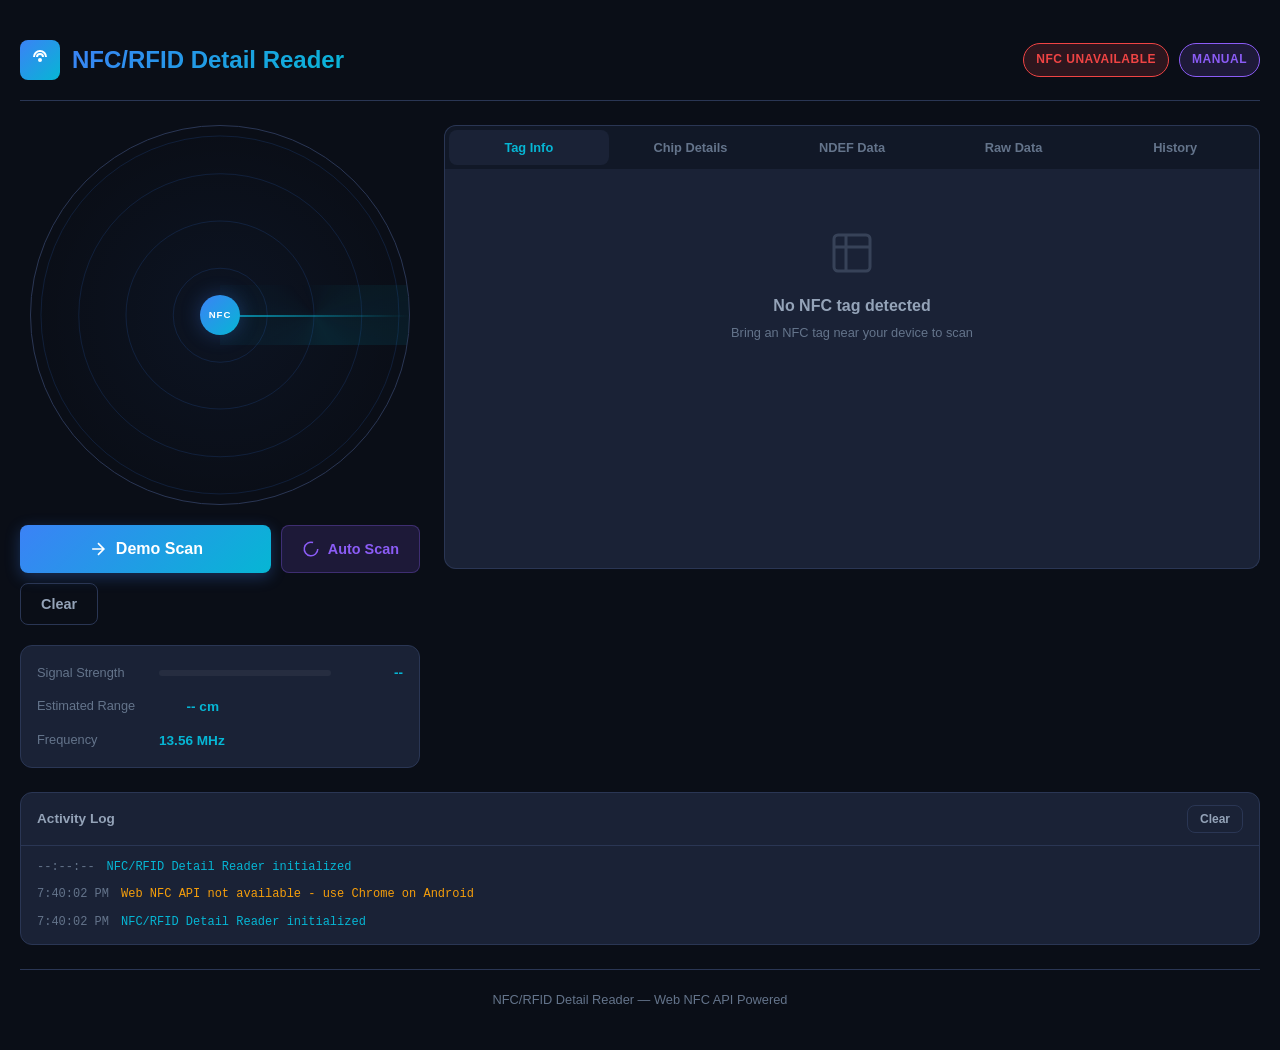
<file: index.html>
<!DOCTYPE html>
<html lang="en">
<head>
    <meta charset="UTF-8">
    <meta name="viewport" content="width=device-width, initial-scale=1.0, maximum-scale=1.0, user-scalable=no">
    <meta name="apple-mobile-web-app-capable" content="yes">
    <meta name="apple-mobile-web-app-status-bar-style" content="black-translucent">
    <meta name="mobile-web-app-capable" content="yes">
    <meta name="theme-color" content="#0a0e17">
    <meta name="description" content="NFC/RFID tag reader with detailed chip information">
    <title>NFC/RFID Detail Reader</title>
    <link rel="icon" href="favicon.svg" type="image/svg+xml">
    <link rel="icon" href="favicon.ico" sizes="any">
    <link rel="apple-touch-icon" href="favicon.svg">
    <link rel="stylesheet" href="style.css">
    <link rel="manifest" href="manifest.json">
    <style>
        @supports (-webkit-touch-callout: none) {
            body { padding-top: env(safe-area-inset-top); }
        }
    </style>
</head>
<body>
    <div class="app-container">
        <header>
            <div class="logo">
                <div class="nfc-icon">
                    <svg viewBox="0 0 24 24" fill="none" stroke="currentColor" stroke-width="2">
                        <path d="M6 9a6 6 0 0 1 12 0"/>
                        <path d="M9 9a3 3 0 0 1 6 0"/>
                        <circle cx="12" cy="12" r="1"/>
                    </svg>
                </div>
                <h1>NFC/RFID Detail Reader</h1>
            </div>
            <div class="status-bar">
                <span id="apiStatus" class="status-badge status-unknown">Checking API...</span>
                <span id="scanMode" class="mode-badge">Manual</span>
            </div>
        </header>

        <main>
            <div class="scanner-section">
                <div class="radar-display" id="radarDisplay">
                    <div class="radar-ring ring-1"></div>
                    <div class="radar-ring ring-2"></div>
                    <div class="radar-ring ring-3"></div>
                    <div class="radar-ring ring-4"></div>
                    <div class="radar-sweep" id="radarSweep"></div>
                    <div class="radar-center">
                        <span class="radar-label">NFC</span>
                    </div>
                    <div class="tag-dots" id="tagDots"></div>
                </div>

                <div class="scanner-controls">
                    <button id="startScanBtn" class="btn btn-primary btn-large">
                        <svg viewBox="0 0 24 24" fill="none" stroke="currentColor" stroke-width="2" width="20" height="20">
                            <path d="M5 12h14M12 5l7 7-7 7"/>
                        </svg>
                        Start Scanning
                    </button>
                    <button id="autoScanBtn" class="btn btn-secondary">
                        <svg viewBox="0 0 24 24" fill="none" stroke="currentColor" stroke-width="2" width="18" height="18">
                            <path d="M21 12a9 9 0 1 1-6.219-8.56"/>
                        </svg>
                        Auto Scan
                    </button>
                    <button id="clearBtn" class="btn btn-outline">Clear</button>
                </div>

                <div class="signal-info">
                    <div class="signal-item">
                        <span class="signal-label">Signal Strength</span>
                        <div class="signal-bar">
                            <div class="signal-fill" id="signalFill"></div>
                        </div>
                        <span class="signal-value" id="signalValue">--</span>
                    </div>
                    <div class="signal-item">
                        <span class="signal-label">Estimated Range</span>
                        <span class="signal-value" id="rangeValue">-- cm</span>
                    </div>
                    <div class="signal-item">
                        <span class="signal-label">Frequency</span>
                        <span class="signal-value" id="freqValue">13.56 MHz</span>
                    </div>
                </div>
            </div>

            <div class="info-section">
                <div class="tabs">
                    <button class="tab active" data-tab="tagInfo">Tag Info</button>
                    <button class="tab" data-tab="chipInfo">Chip Details</button>
                    <button class="tab" data-tab="ndefData">NDEF Data</button>
                    <button class="tab" data-tab="rawData">Raw Data</button>
                    <button class="tab" data-tab="history">History</button>
                </div>

                <div class="tab-content active" id="tagInfo">
                    <div class="info-card" id="tagInfoCard">
                        <div class="empty-state">
                            <svg viewBox="0 0 24 24" fill="none" stroke="currentColor" stroke-width="1.5" width="48" height="48">
                                <path d="M9 3H5a2 2 0 0 0-2 2v4m6-6h10a2 2 0 0 1 2 2v4M9 3v18m0 0h10a2 2 0 0 0 2-2V9M9 21H5a2 2 0 0 1-2-2V9m0 0h18"/>
                            </svg>
                            <p>No NFC tag detected</p>
                            <span>Bring an NFC tag near your device to scan</span>
                        </div>
                        <div class="tag-details hidden" id="tagDetails">
                            <div class="detail-row">
                                <span class="detail-label">Tag Type</span>
                                <span class="detail-value" id="tagType">--</span>
                            </div>
                            <div class="detail-row">
                                <span class="detail-label">Serial Number (UID)</span>
                                <span class="detail-value mono" id="tagUID">--</span>
                            </div>
                            <div class="detail-row">
                                <span class="detail-label">Technology</span>
                                <span class="detail-value" id="tagTech">--</span>
                            </div>
                            <div class="detail-row">
                                <span class="detail-label">Max Size</span>
                                <span class="detail-value" id="tagMaxSize">--</span>
                            </div>
                            <div class="detail-row">
                                <span class="detail-label">Is Writable</span>
                                <span class="detail-value" id="tagWritable">--</span>
                            </div>
                            <div class="detail-row">
                                <span class="detail-label">Can Make Read-Only</span>
                                <span class="detail-value" id="tagCanMakeReadOnly">--</span>
                            </div>
                            <div class="detail-row">
                                <span class="detail-label">NDEF Message Size</span>
                                <span class="detail-value" id="tagMsgSize">--</span>
                            </div>
                            <div class="detail-row">
                                <span class="detail-label">Scan Timestamp</span>
                                <span class="detail-value" id="tagTimestamp">--</span>
                            </div>
                        </div>
                    </div>
                </div>

                <div class="tab-content" id="chipInfo">
                    <div class="info-card" id="chipInfoCard">
                        <div class="empty-state" id="chipEmptyState">
                            <svg viewBox="0 0 24 24" fill="none" stroke="currentColor" stroke-width="1.5" width="48" height="48">
                                <rect x="4" y="4" width="16" height="16" rx="2"/>
                                <path d="M9 1v3M15 1v3M9 20v3M15 20v3M1 9h3M1 15h3M20 9h3M20 15h3"/>
                                <circle cx="12" cy="12" r="3"/>
                            </svg>
                            <p>No chip data available</p>
                            <span>Scan a tag to view chip details</span>
                        </div>
                        <div class="tag-details hidden" id="chipDetails">
                            <div class="detail-row">
                                <span class="detail-label">Chip Manufacturer</span>
                                <span class="detail-value" id="chipManufacturer">--</span>
                            </div>
                            <div class="detail-row">
                                <span class="detail-label">Chip Model</span>
                                <span class="detail-value" id="chipModel">--</span>
                            </div>
                            <div class="detail-row">
                                <span class="detail-label">IC Type</span>
                                <span class="detail-value" id="chipICType">--</span>
                            </div>
                            <div class="detail-row">
                                <span class="detail-label">Memory Size</span>
                                <span class="detail-value" id="chipMemory">--</span>
                            </div>
                            <div class="detail-row">
                                <span class="detail-label">Protocol</span>
                                <span class="detail-value" id="chipProtocol">--</span>
                            </div>
                            <div class="detail-row">
                                <span class="detail-label">Operating Freq</span>
                                <span class="detail-value" id="chipFreq">--</span>
                            </div>
                            <div class="detail-row">
                                <span class="detail-label">Data Rate</span>
                                <span class="detail-value" id="chipDataRate">--</span>
                            </div>
                            <div class="detail-row">
                                <span class="detail-label">Encryption</span>
                                <span class="detail-value" id="chipEncryption">--</span>
                            </div>
                            <div class="chip-diagram" id="chipDiagram"></div>
                        </div>
                    </div>
                </div>

                <div class="tab-content" id="ndefData">
                    <div class="info-card" id="ndefCard">
                        <div class="empty-state" id="ndefEmptyState">
                            <svg viewBox="0 0 24 24" fill="none" stroke="currentColor" stroke-width="1.5" width="48" height="48">
                                <path d="M14 2H6a2 2 0 0 0-2 2v16a2 2 0 0 0 2 2h12a2 2 0 0 0 2-2V8z"/>
                                <path d="M14 2v6h6M16 13H8M16 17H8M10 9H8"/>
                            </svg>
                            <p>No NDEF records found</p>
                            <span>NFC Data Exchange Format records will appear here</span>
                        </div>
                        <div class="ndef-records hidden" id="ndefRecords"></div>
                    </div>
                </div>

                <div class="tab-content" id="rawData">
                    <div class="info-card" id="rawCard">
                        <div class="empty-state" id="rawEmptyState">
                            <svg viewBox="0 0 24 24" fill="none" stroke="currentColor" stroke-width="1.5" width="48" height="48">
                                <polyline points="16 18 22 12 16 6"/>
                                <polyline points="8 6 2 12 8 18"/>
                            </svg>
                            <p>No raw data available</p>
                            <span>Hex dump of tag memory will appear here</span>
                        </div>
                        <div class="raw-data-container hidden" id="rawDataContainer">
                            <div class="hex-dump" id="hexDump"></div>
                            <div class="data-actions">
                                <button class="btn btn-small" id="copyHexBtn">Copy Hex</button>
                                <button class="btn btn-small" id="copyBase64Btn">Copy Base64</button>
                            </div>
                        </div>
                    </div>
                </div>

                <div class="tab-content" id="history">
                    <div class="info-card" id="historyCard">
                        <div class="history-header">
                            <span class="history-count" id="historyCount">0 scans</span>
                            <button class="btn btn-small btn-outline" id="exportHistoryBtn">Export CSV</button>
                        </div>
                        <div class="history-list" id="historyList">
                            <div class="empty-state">
                                <svg viewBox="0 0 24 24" fill="none" stroke="currentColor" stroke-width="1.5" width="48" height="48">
                                    <circle cx="12" cy="12" r="10"/>
                                    <polyline points="12 6 12 12 16 14"/>
                                </svg>
                                <p>No scan history</p>
                                <span>Scanned tags will be saved here</span>
                            </div>
                        </div>
                    </div>
                </div>
            </div>

            <div class="log-section">
                <div class="log-header">
                    <h3>Activity Log</h3>
                    <button class="btn btn-small btn-outline" id="clearLogBtn">Clear</button>
                </div>
                <div class="log-container" id="logContainer">
                    <div class="log-entry log-info">
                        <span class="log-time">--:--:--</span>
                        <span class="log-msg">NFC/RFID Detail Reader initialized</span>
                    </div>
                </div>
            </div>
        </main>

        <footer>
            <span>NFC/RFID Detail Reader &mdash; Web NFC API Powered</span>
        </footer>
    </div>

    <script src="app.js"></script>
</body>
</html>
</file>
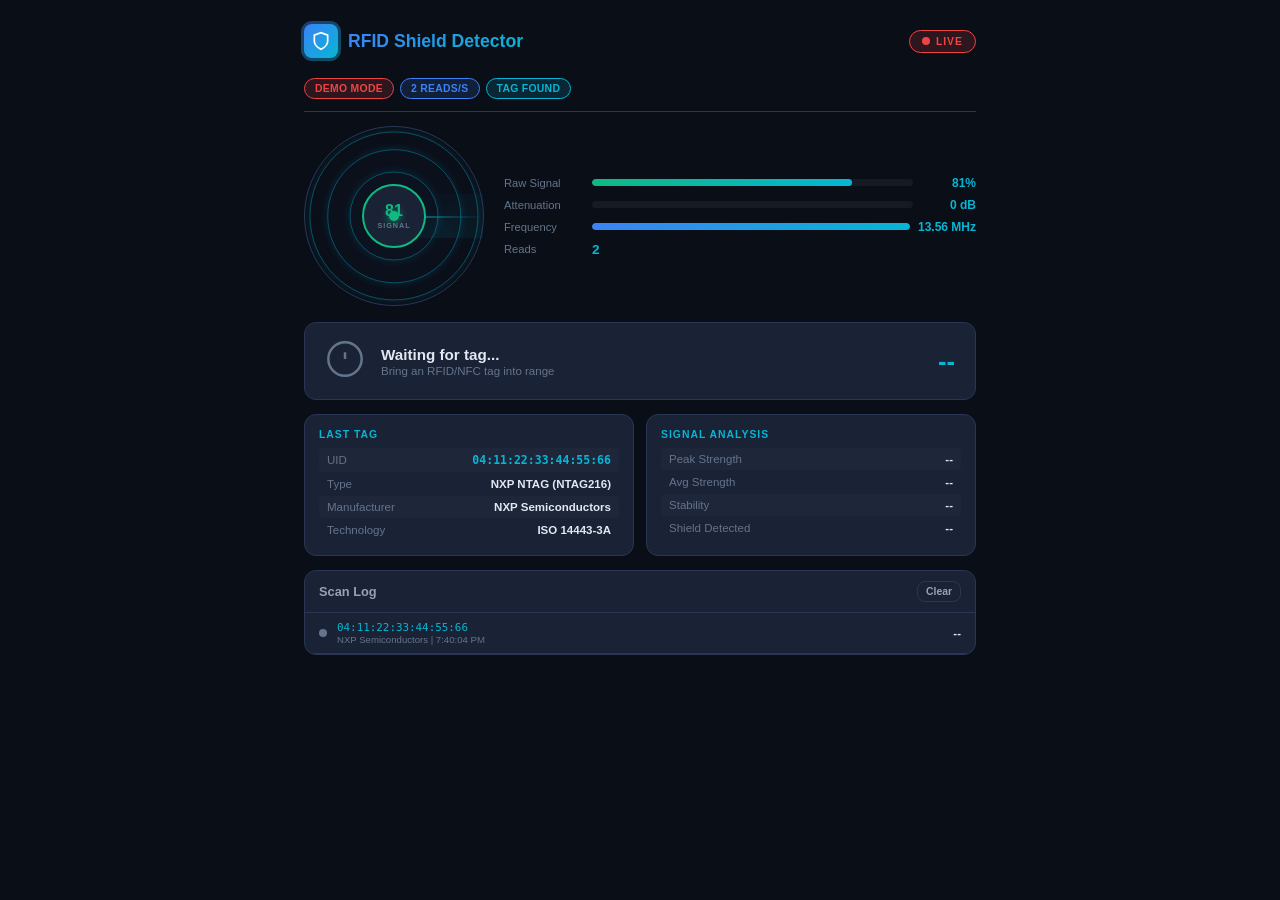
<file: shield-detect/index.html>
<!DOCTYPE html>
<html lang="en">
<head>
    <meta charset="UTF-8">
    <meta name="viewport" content="width=device-width, initial-scale=1.0, maximum-scale=1.0, user-scalable=no">
    <meta name="theme-color" content="#0a0e17">
    <title>RFID Shield Detector - Live</title>
    <link rel="icon" href="favicon.svg" type="image/svg+xml">
    <link rel="stylesheet" href="style.css">
</head>
<body>
    <div class="app-container">
        <header>
            <div class="logo">
                <div class="shield-icon pulse-glow">
                    <svg viewBox="0 0 24 24" fill="none" stroke="currentColor" stroke-width="2">
                        <path d="M12 22s8-4 8-10V5l-8-3-8 3v7c0 6 8 10 8 10z"/>
                    </svg>
                </div>
                <h1>RFID Shield Detector</h1>
            </div>
            <div class="live-badge">
                <span class="live-dot"></span>
                LIVE
            </div>
        </header>

        <div class="status-bar">
            <span id="nfcStatus" class="status-badge status-unknown">Starting...</span>
            <span id="scanRate" class="status-badge status-info">0 reads/s</span>
            <span id="tagFound" class="status-badge status-idle">No Tag</span>
        </div>

        <main>
            <div class="live-signal-section">
                <div class="signal-radar">
                    <div class="radar-bg">
                        <div class="radar-ring r1"></div>
                        <div class="radar-ring r2"></div>
                        <div class="radar-ring r3"></div>
                        <div class="radar-ring r4"></div>
                        <div class="radar-sweep"></div>
                    </div>
                    <div class="signal-center-circle" id="centerCircle">
                        <span class="center-pct" id="centerPct">--</span>
                        <span class="center-label">SIGNAL</span>
                    </div>
                    <div class="tag-dot hidden" id="tagDot"></div>
                </div>

                <div class="live-meters">
                    <div class="meter-row">
                        <span class="meter-label">Raw Signal</span>
                        <div class="meter-bar"><div class="meter-fill" id="rawFill"></div></div>
                        <span class="meter-val" id="rawVal">0%</span>
                    </div>
                    <div class="meter-row">
                        <span class="meter-label">Attenuation</span>
                        <div class="meter-bar"><div class="meter-fill att" id="attFill"></div></div>
                        <span class="meter-val" id="attVal">0 dB</span>
                    </div>
                    <div class="meter-row">
                        <span class="meter-label">Frequency</span>
                        <div class="meter-bar"><div class="meter-fill freq" id="freqFill"></div></div>
                        <span class="meter-val" id="freqVal">13.56 MHz</span>
                    </div>
                    <div class="meter-row">
                        <span class="meter-label">Reads</span>
                        <span class="meter-val wide" id="readCount">0</span>
                    </div>
                </div>
            </div>

            <div class="live-verdict" id="liveVerdict">
                <div class="verdict-icon" id="verdictIcon">
                    <svg viewBox="0 0 24 24" fill="none" stroke="currentColor" stroke-width="1.5" width="40" height="40">
                        <circle cx="12" cy="12" r="10"/>
                        <path d="M12 8v4M12 16h.01"/>
                    </svg>
                </div>
                <div class="verdict-text">
                    <span class="verdict-title" id="verdictTitle">Waiting for tag...</span>
                    <span class="verdict-sub" id="verdictSub">Bring an RFID/NFC tag into range</span>
                </div>
                <div class="verdict-pct" id="verdictPct">--</div>
            </div>

            <div class="live-details">
                <div class="detail-card">
                    <div class="detail-card-title">Last Tag</div>
                    <div class="detail-rows">
                        <div class="d-row"><span class="d-label">UID</span><span class="d-val mono" id="dUID">--</span></div>
                        <div class="d-row"><span class="d-label">Type</span><span class="d-val" id="dType">--</span></div>
                        <div class="d-row"><span class="d-label">Manufacturer</span><span class="d-val" id="dMfr">--</span></div>
                        <div class="d-row"><span class="d-label">Technology</span><span class="d-val" id="dTech">--</span></div>
                    </div>
                </div>
                <div class="detail-card">
                    <div class="detail-card-title">Signal Analysis</div>
                    <div class="detail-rows">
                        <div class="d-row"><span class="d-label">Peak Strength</span><span class="d-val" id="dPeak">--</span></div>
                        <div class="d-row"><span class="d-label">Avg Strength</span><span class="d-val" id="dAvg">--</span></div>
                        <div class="d-row"><span class="d-label">Stability</span><span class="d-val" id="dStability">--</span></div>
                        <div class="d-row"><span class="d-label">Shield Detected</span><span class="d-val" id="dShield">--</span></div>
                    </div>
                </div>
            </div>

            <div class="history-section">
                <div class="section-header">
                    <h3>Scan Log</h3>
                    <button class="btn btn-small btn-outline" id="clearHistoryBtn">Clear</button>
                </div>
                <div class="history-list" id="historyList">
                    <div class="empty-state"><p>Scanning continuously...</p></div>
                </div>
            </div>
        </main>
    </div>

    <script src="app.js"></script>
</body>
</html>
</file>
<file: style.css>
:root {
    --bg-primary: #0a0e17;
    --bg-secondary: #111827;
    --bg-card: #1a2236;
    --bg-card-hover: #1e2a42;
    --border-color: #2a3654;
    --border-glow: #3b82f6;
    --text-primary: #e2e8f0;
    --text-secondary: #94a3b8;
    --text-muted: #64748b;
    --accent-blue: #3b82f6;
    --accent-cyan: #06b6d4;
    --accent-green: #10b981;
    --accent-yellow: #f59e0b;
    --accent-red: #ef4444;
    --accent-purple: #8b5cf6;
    --gradient-primary: linear-gradient(135deg, #3b82f6, #06b6d4);
    --gradient-scan: linear-gradient(135deg, #10b981, #3b82f6);
    --shadow-lg: 0 10px 30px rgba(0, 0, 0, 0.4);
    --shadow-glow: 0 0 20px rgba(59, 130, 246, 0.3);
    --radius: 12px;
    --radius-sm: 8px;
    --transition: all 0.3s ease;
}

* {
    margin: 0;
    padding: 0;
    box-sizing: border-box;
}

body {
    font-family: 'Segoe UI', -apple-system, BlinkMacSystemFont, sans-serif;
    background: var(--bg-primary);
    color: var(--text-primary);
    min-height: 100vh;
    line-height: 1.6;
}

.app-container {
    max-width: 1400px;
    margin: 0 auto;
    padding: 20px;
}

header {
    display: flex;
    justify-content: space-between;
    align-items: center;
    padding: 20px 0;
    border-bottom: 1px solid var(--border-color);
    margin-bottom: 24px;
}

.logo {
    display: flex;
    align-items: center;
    gap: 12px;
}

.nfc-icon {
    width: 40px;
    height: 40px;
    background: var(--gradient-primary);
    border-radius: var(--radius-sm);
    display: flex;
    align-items: center;
    justify-content: center;
}

.nfc-icon svg {
    width: 24px;
    height: 24px;
    color: white;
}

.logo h1 {
    font-size: 1.5rem;
    font-weight: 700;
    background: var(--gradient-primary);
    -webkit-background-clip: text;
    -webkit-text-fill-color: transparent;
    background-clip: text;
}

.status-bar {
    display: flex;
    gap: 10px;
    align-items: center;
}

.status-badge, .mode-badge {
    padding: 6px 12px;
    border-radius: 20px;
    font-size: 0.75rem;
    font-weight: 600;
    text-transform: uppercase;
    letter-spacing: 0.5px;
}

.status-badge {
    border: 1px solid var(--border-color);
}

.status-available {
    background: rgba(16, 185, 129, 0.15);
    color: var(--accent-green);
    border-color: var(--accent-green);
}

.status-unavailable {
    background: rgba(239, 68, 68, 0.15);
    color: var(--accent-red);
    border-color: var(--accent-red);
}

.status-unknown {
    background: rgba(245, 158, 11, 0.15);
    color: var(--accent-yellow);
    border-color: var(--accent-yellow);
}

.mode-badge {
    background: rgba(139, 92, 246, 0.15);
    color: var(--accent-purple);
    border: 1px solid var(--accent-purple);
}

.mode-badge.auto {
    background: rgba(16, 185, 129, 0.15);
    color: var(--accent-green);
    border-color: var(--accent-green);
}

main {
    display: grid;
    grid-template-columns: 400px 1fr;
    grid-template-rows: auto auto;
    gap: 24px;
}

.scanner-section {
    grid-row: 1 / 3;
    display: flex;
    flex-direction: column;
    gap: 20px;
}

.radar-display {
    position: relative;
    width: 100%;
    aspect-ratio: 1;
    max-width: 380px;
    margin: 0 auto;
    background: radial-gradient(circle, rgba(59, 130, 246, 0.05) 0%, transparent 70%);
    border-radius: 50%;
    border: 1px solid var(--border-color);
    overflow: hidden;
}

.radar-ring {
    position: absolute;
    border: 1px solid rgba(59, 130, 246, 0.15);
    border-radius: 50%;
    top: 50%;
    left: 50%;
    transform: translate(-50%, -50%);
}

.ring-1 { width: 25%; height: 25%; }
.ring-2 { width: 50%; height: 50%; }
.ring-3 { width: 75%; height: 75%; }
.ring-4 { width: 95%; height: 95%; }

.radar-sweep {
    position: absolute;
    top: 50%;
    left: 50%;
    width: 50%;
    height: 2px;
    background: linear-gradient(90deg, var(--accent-cyan), transparent);
    transform-origin: left center;
    animation: sweep 3s linear infinite;
    opacity: 0.8;
}

.radar-sweep::before {
    content: '';
    position: absolute;
    top: -30px;
    left: 0;
    width: 100%;
    height: 60px;
    background: conic-gradient(from -30deg, transparent, rgba(6, 182, 212, 0.15), transparent);
    transform-origin: left center;
}

@keyframes sweep {
    from { transform: rotate(0deg); }
    to { transform: rotate(360deg); }
}

.radar-center {
    position: absolute;
    top: 50%;
    left: 50%;
    transform: translate(-50%, -50%);
    width: 40px;
    height: 40px;
    background: var(--gradient-primary);
    border-radius: 50%;
    display: flex;
    align-items: center;
    justify-content: center;
    box-shadow: var(--shadow-glow);
    z-index: 2;
}

.radar-label {
    font-size: 0.6rem;
    font-weight: 800;
    color: white;
    letter-spacing: 1px;
}

.tag-dots {
    position: absolute;
    top: 0;
    left: 0;
    width: 100%;
    height: 100%;
    z-index: 3;
}

.tag-dot {
    position: absolute;
    width: 12px;
    height: 12px;
    background: var(--accent-green);
    border-radius: 50%;
    transform: translate(-50%, -50%);
    animation: pulse-dot 2s ease-in-out infinite;
    box-shadow: 0 0 10px var(--accent-green);
}

@keyframes pulse-dot {
    0%, 100% { transform: translate(-50%, -50%) scale(1); opacity: 1; }
    50% { transform: translate(-50%, -50%) scale(1.5); opacity: 0.7; }
}

.scanner-controls {
    display: flex;
    gap: 10px;
    flex-wrap: wrap;
}

.btn {
    display: inline-flex;
    align-items: center;
    justify-content: center;
    gap: 8px;
    padding: 12px 20px;
    border: none;
    border-radius: var(--radius-sm);
    font-size: 0.9rem;
    font-weight: 600;
    cursor: pointer;
    transition: var(--transition);
    white-space: nowrap;
}

.btn-large {
    flex: 1;
    padding: 14px 24px;
    font-size: 1rem;
}

.btn-primary {
    background: var(--gradient-primary);
    color: white;
    box-shadow: 0 4px 15px rgba(59, 130, 246, 0.3);
}

.btn-primary:hover {
    transform: translateY(-2px);
    box-shadow: 0 6px 20px rgba(59, 130, 246, 0.4);
}

.btn-primary:active {
    transform: translateY(0);
}

.btn-primary.scanning {
    background: linear-gradient(135deg, #ef4444, #f97316);
    animation: pulse-btn 1.5s ease-in-out infinite;
}

@keyframes pulse-btn {
    0%, 100% { box-shadow: 0 4px 15px rgba(239, 68, 68, 0.3); }
    50% { box-shadow: 0 4px 25px rgba(239, 68, 68, 0.5); }
}

.btn-secondary {
    background: rgba(139, 92, 246, 0.15);
    color: var(--accent-purple);
    border: 1px solid rgba(139, 92, 246, 0.3);
}

.btn-secondary:hover {
    background: rgba(139, 92, 246, 0.25);
}

.btn-secondary.active {
    background: var(--accent-purple);
    color: white;
}

.btn-outline {
    background: transparent;
    color: var(--text-secondary);
    border: 1px solid var(--border-color);
}

.btn-outline:hover {
    border-color: var(--text-secondary);
    color: var(--text-primary);
}

.btn-small {
    padding: 6px 12px;
    font-size: 0.75rem;
}

.signal-info {
    background: var(--bg-card);
    border: 1px solid var(--border-color);
    border-radius: var(--radius);
    padding: 16px;
    display: flex;
    flex-direction: column;
    gap: 12px;
}

.signal-item {
    display: flex;
    align-items: center;
    gap: 12px;
}

.signal-label {
    font-size: 0.8rem;
    color: var(--text-muted);
    min-width: 110px;
}

.signal-bar {
    flex: 1;
    height: 6px;
    background: rgba(255, 255, 255, 0.05);
    border-radius: 3px;
    overflow: hidden;
}

.signal-fill {
    height: 100%;
    width: 0%;
    background: var(--gradient-scan);
    border-radius: 3px;
    transition: width 0.5s ease;
}

.signal-value {
    font-size: 0.85rem;
    font-weight: 600;
    color: var(--accent-cyan);
    min-width: 60px;
    text-align: right;
}

.info-section {
    display: flex;
    flex-direction: column;
    gap: 0;
}

.tabs {
    display: flex;
    gap: 2px;
    background: var(--bg-secondary);
    border-radius: var(--radius) var(--radius) 0 0;
    padding: 4px;
    border: 1px solid var(--border-color);
    border-bottom: none;
}

.tab {
    flex: 1;
    padding: 10px 16px;
    background: transparent;
    border: none;
    color: var(--text-muted);
    font-size: 0.8rem;
    font-weight: 600;
    cursor: pointer;
    border-radius: var(--radius-sm);
    transition: var(--transition);
}

.tab:hover {
    color: var(--text-secondary);
    background: rgba(255, 255, 255, 0.03);
}

.tab.active {
    background: var(--bg-card);
    color: var(--accent-cyan);
}

.tab-content {
    display: none;
    background: var(--bg-card);
    border: 1px solid var(--border-color);
    border-top: none;
    border-radius: 0 0 var(--radius) var(--radius);
    min-height: 400px;
}

.tab-content.active {
    display: block;
}

.info-card {
    padding: 20px;
}

.empty-state {
    display: flex;
    flex-direction: column;
    align-items: center;
    justify-content: center;
    padding: 40px 20px;
    text-align: center;
    color: var(--text-muted);
}

.empty-state svg {
    margin-bottom: 16px;
    opacity: 0.4;
}

.empty-state p {
    font-size: 1rem;
    font-weight: 600;
    color: var(--text-secondary);
    margin-bottom: 4px;
}

.empty-state span {
    font-size: 0.8rem;
}

.tag-details {
    display: flex;
    flex-direction: column;
    gap: 2px;
}

.detail-row {
    display: flex;
    justify-content: space-between;
    align-items: center;
    padding: 12px 16px;
    border-radius: var(--radius-sm);
    transition: var(--transition);
}

.detail-row:nth-child(odd) {
    background: rgba(255, 255, 255, 0.02);
}

.detail-row:hover {
    background: rgba(59, 130, 246, 0.05);
}

.detail-label {
    font-size: 0.85rem;
    color: var(--text-muted);
}

.detail-value {
    font-size: 0.85rem;
    font-weight: 600;
    color: var(--text-primary);
}

.detail-value.mono {
    font-family: 'Cascadia Code', 'Fira Code', monospace;
    color: var(--accent-cyan);
    letter-spacing: 0.5px;
}

.hidden {
    display: none !important;
}

.ndef-records {
    display: flex;
    flex-direction: column;
    gap: 12px;
}

.ndef-record {
    background: rgba(255, 255, 255, 0.03);
    border: 1px solid var(--border-color);
    border-radius: var(--radius-sm);
    padding: 16px;
}

.ndef-record-header {
    display: flex;
    justify-content: space-between;
    align-items: center;
    margin-bottom: 12px;
}

.ndef-type {
    padding: 4px 10px;
    border-radius: 4px;
    font-size: 0.7rem;
    font-weight: 700;
    text-transform: uppercase;
    letter-spacing: 0.5px;
}

.ndef-type.text { background: rgba(59, 130, 246, 0.2); color: var(--accent-blue); }
.ndef-type.url { background: rgba(16, 185, 129, 0.2); color: var(--accent-green); }
.ndef-type.smart-poster { background: rgba(139, 92, 246, 0.2); color: var(--accent-purple); }
.ndef-type.wifi { background: rgba(245, 158, 11, 0.2); color: var(--accent-yellow); }
.ndef-type.vcard { background: rgba(6, 182, 212, 0.2); color: var(--accent-cyan); }
.ndef-type.other { background: rgba(100, 116, 139, 0.2); color: var(--text-muted); }

.ndef-payload {
    font-family: 'Cascadia Code', 'Fira Code', monospace;
    font-size: 0.8rem;
    color: var(--text-secondary);
    background: rgba(0, 0, 0, 0.2);
    padding: 12px;
    border-radius: 6px;
    word-break: break-all;
    max-height: 150px;
    overflow-y: auto;
}

.raw-data-container {
    display: flex;
    flex-direction: column;
    gap: 12px;
}

.hex-dump {
    font-family: 'Cascadia Code', 'Fira Code', monospace;
    font-size: 0.75rem;
    line-height: 1.8;
    background: rgba(0, 0, 0, 0.3);
    padding: 16px;
    border-radius: var(--radius-sm);
    overflow-x: auto;
    max-height: 350px;
    overflow-y: auto;
    white-space: pre;
}

.hex-offset {
    color: var(--text-muted);
    margin-right: 16px;
}

.hex-byte {
    color: var(--accent-cyan);
    margin-right: 6px;
}

.hex-ascii {
    color: var(--accent-green);
    margin-left: 16px;
}

.data-actions {
    display: flex;
    gap: 8px;
}

.history-header {
    display: flex;
    justify-content: space-between;
    align-items: center;
    margin-bottom: 16px;
}

.history-count {
    font-size: 0.85rem;
    color: var(--text-muted);
}

.history-list {
    display: flex;
    flex-direction: column;
    gap: 8px;
    max-height: 340px;
    overflow-y: auto;
}

.history-item {
    display: flex;
    align-items: center;
    gap: 12px;
    padding: 12px;
    background: rgba(255, 255, 255, 0.02);
    border-radius: var(--radius-sm);
    cursor: pointer;
    transition: var(--transition);
}

.history-item:hover {
    background: rgba(59, 130, 246, 0.05);
}

.history-icon {
    width: 36px;
    height: 36px;
    background: var(--gradient-primary);
    border-radius: 8px;
    display: flex;
    align-items: center;
    justify-content: center;
    font-size: 0.9rem;
    flex-shrink: 0;
}

.history-info {
    flex: 1;
    min-width: 0;
}

.history-uid {
    font-family: 'Cascadia Code', 'Fira Code', monospace;
    font-size: 0.8rem;
    color: var(--accent-cyan);
    white-space: nowrap;
    overflow: hidden;
    text-overflow: ellipsis;
}

.history-meta {
    font-size: 0.7rem;
    color: var(--text-muted);
}

.log-section {
    grid-column: 1 / -1;
    background: var(--bg-card);
    border: 1px solid var(--border-color);
    border-radius: var(--radius);
    overflow: hidden;
}

.log-header {
    display: flex;
    justify-content: space-between;
    align-items: center;
    padding: 12px 16px;
    border-bottom: 1px solid var(--border-color);
}

.log-header h3 {
    font-size: 0.85rem;
    font-weight: 600;
    color: var(--text-secondary);
}

.log-container {
    padding: 8px;
    max-height: 150px;
    overflow-y: auto;
    font-family: 'Cascadia Code', 'Fira Code', monospace;
    font-size: 0.75rem;
}

.log-entry {
    display: flex;
    gap: 12px;
    padding: 4px 8px;
    border-radius: 4px;
}

.log-entry:hover {
    background: rgba(255, 255, 255, 0.02);
}

.log-time {
    color: var(--text-muted);
    flex-shrink: 0;
}

.log-msg {
    color: var(--text-secondary);
}

.log-info .log-msg { color: var(--accent-cyan); }
.log-success .log-msg { color: var(--accent-green); }
.log-warning .log-msg { color: var(--accent-yellow); }
.log-error .log-msg { color: var(--accent-red); }

footer {
    text-align: center;
    padding: 20px 0;
    color: var(--text-muted);
    font-size: 0.8rem;
    border-top: 1px solid var(--border-color);
    margin-top: 24px;
}

.chip-diagram {
    margin-top: 16px;
    padding: 16px;
    background: rgba(0, 0, 0, 0.2);
    border-radius: var(--radius-sm);
    border: 1px dashed var(--border-color);
}

.chip-pinout {
    display: grid;
    grid-template-columns: repeat(4, 1fr);
    gap: 8px;
    text-align: center;
}

.chip-pin {
    padding: 6px;
    font-size: 0.65rem;
    font-weight: 600;
    border-radius: 4px;
    background: rgba(59, 130, 246, 0.1);
    color: var(--accent-blue);
    border: 1px solid rgba(59, 130, 246, 0.2);
}

@media (max-width: 1024px) {
    main {
        grid-template-columns: 350px 1fr;
        gap: 16px;
    }

    .radar-display {
        max-width: 320px;
    }
}

@media (max-width: 900px) {
    main {
        grid-template-columns: 1fr;
    }

    .scanner-section {
        grid-row: auto;
    }

    .radar-display {
        max-width: 300px;
        margin: 0 auto;
    }

    .tabs {
        overflow-x: auto;
        -webkit-overflow-scrolling: touch;
        scrollbar-width: none;
    }

    .tabs::-webkit-scrollbar {
        display: none;
    }

    .tab {
        min-width: 70px;
        font-size: 0.7rem;
        padding: 8px 10px;
        flex-shrink: 0;
    }

    header {
        flex-direction: column;
        gap: 12px;
    }

    .info-section {
        min-width: 0;
    }

    .tab-content {
        min-height: 300px;
    }
}

@media (max-width: 600px) {
    .app-container {
        padding: 12px;
    }

    .logo h1 {
        font-size: 1.2rem;
    }

    .nfc-icon {
        width: 34px;
        height: 34px;
    }

    .nfc-icon svg {
        width: 20px;
        height: 20px;
    }

    .radar-display {
        max-width: 260px;
    }

    .scanner-controls {
        display: grid;
        grid-template-columns: 1fr 1fr;
        gap: 8px;
    }

    .btn-large {
        grid-column: 1 / -1;
    }

    .signal-info {
        padding: 12px;
    }

    .signal-item {
        flex-wrap: wrap;
        gap: 6px;
    }

    .signal-label {
        min-width: 100%;
        font-size: 0.7rem;
    }

    .signal-bar {
        flex: 1;
    }

    .signal-value {
        min-width: auto;
    }

    .info-card {
        padding: 14px;
    }

    .detail-row {
        padding: 10px 12px;
        flex-direction: column;
        align-items: flex-start;
        gap: 4px;
    }

    .detail-label {
        font-size: 0.7rem;
        text-transform: uppercase;
        letter-spacing: 0.5px;
    }

    .detail-value {
        font-size: 0.8rem;
    }

    .ndef-payload {
        font-size: 0.7rem;
        padding: 10px;
    }

    .hex-dump {
        font-size: 0.65rem;
        padding: 10px;
    }

    .history-item {
        padding: 10px;
        gap: 10px;
    }

    .history-icon {
        width: 32px;
        height: 32px;
        font-size: 0.8rem;
    }

    .history-uid {
        font-size: 0.7rem;
    }

    .history-meta {
        font-size: 0.6rem;
    }

    .log-container {
        max-height: 120px;
        font-size: 0.65rem;
    }

    .empty-state {
        padding: 30px 16px;
    }

    .empty-state svg {
        width: 40px;
        height: 40px;
    }

    .empty-state p {
        font-size: 0.9rem;
    }

    .empty-state span {
        font-size: 0.7rem;
    }
}

@media (max-width: 400px) {
    .app-container {
        padding: 8px;
    }

    .status-bar {
        gap: 6px;
    }

    .status-badge, .mode-badge {
        font-size: 0.65rem;
        padding: 4px 8px;
    }

    .scanner-controls {
        grid-template-columns: 1fr;
    }

    .btn-large {
        padding: 12px 16px;
        font-size: 0.9rem;
    }

    .tabs {
        padding: 3px;
        gap: 1px;
    }

    .tab {
        min-width: 60px;
        font-size: 0.65rem;
        padding: 6px 8px;
    }

    .chip-pinout {
        grid-template-columns: repeat(4, 1fr);
        gap: 4px;
    }

    .chip-pin {
        font-size: 0.55rem;
        padding: 4px;
    }
}

@media (max-height: 600px) and (orientation: landscape) {
    .radar-display {
        max-width: 180px;
    }

    .scanner-controls {
        flex-direction: row;
    }

    .signal-info {
        flex-direction: row;
        flex-wrap: wrap;
    }

    .signal-item {
        flex: 1;
        min-width: 120px;
    }

    .log-section {
        max-height: 100px;
    }
}

@media (min-width: 768px) and (max-width: 1024px) and (orientation: portrait) {
    main {
        grid-template-columns: 380px 1fr;
    }
}

@media (hover: none) and (pointer: coarse) {
    .btn {
        min-height: 44px;
        min-width: 44px;
    }

    .tab {
        min-height: 44px;
    }

    .history-item {
        min-height: 56px;
    }
}

.scan-found-animation {
    animation: scanFound 0.6s ease;
}

@keyframes scanFound {
    0% { transform: scale(1); }
    50% { transform: scale(1.05); border-color: var(--accent-green); }
    100% { transform: scale(1); }
}

/* Safe area support for notched devices */
@supports (padding: max(0px)) {
    .app-container {
        padding-left: max(20px, env(safe-area-inset-left));
        padding-right: max(20px, env(safe-area-inset-right));
        padding-bottom: max(20px, env(safe-area-inset-bottom));
    }

    footer {
        padding-bottom: max(20px, env(safe-area-inset-bottom));
    }
}

/* Touch feedback */
@media (hover: none) {
    .btn:active {
        transform: scale(0.97);
        opacity: 0.9;
    }

    .tab:active {
        background: rgba(59, 130, 246, 0.1);
    }

    .history-item:active {
        background: rgba(59, 130, 246, 0.1);
    }
}

/* Prevent text selection on interactive elements */
.btn, .tab, .history-item, .status-badge, .mode-badge {
    -webkit-user-select: none;
    user-select: none;
    -webkit-tap-highlight-color: transparent;
}

/* Smooth scrolling on mobile */
html {
    -webkit-text-size-adjust: 100%;
    scroll-behavior: smooth;
}

/* Better focus states for accessibility */
.btn:focus-visible, .tab:focus-visible {
    outline: 2px solid var(--accent-cyan);
    outline-offset: 2px;
}

/* Loading state for buttons */
.btn.loading {
    position: relative;
    color: transparent;
    pointer-events: none;
}

.btn.loading::after {
    content: '';
    position: absolute;
    width: 18px;
    height: 18px;
    border: 2px solid rgba(255, 255, 255, 0.3);
    border-top-color: white;
    border-radius: 50%;
    animation: spin 0.8s linear infinite;
}

@keyframes spin {
    to { transform: rotate(360deg); }
}
</file>
<file: shield-detect/style.css>
:root {
    --bg-primary: #0a0e17;
    --bg-secondary: #111827;
    --bg-card: #1a2236;
    --border-color: #2a3654;
    --text-primary: #e2e8f0;
    --text-secondary: #94a3b8;
    --text-muted: #64748b;
    --accent-blue: #3b82f6;
    --accent-cyan: #06b6d4;
    --accent-green: #10b981;
    --accent-yellow: #f59e0b;
    --accent-red: #ef4444;
    --accent-purple: #8b5cf6;
    --accent-orange: #f97316;
    --gradient-primary: linear-gradient(135deg, #3b82f6, #06b6d4);
    --gradient-safe: linear-gradient(135deg, #10b981, #06b6d4);
    --gradient-warn: linear-gradient(135deg, #f59e0b, #f97316);
    --gradient-danger: linear-gradient(135deg, #ef4444, #f97316);
    --radius: 12px;
    --radius-sm: 8px;
    --transition: all 0.3s ease;
}

* { margin: 0; padding: 0; box-sizing: border-box; }

body {
    font-family: 'Segoe UI', -apple-system, sans-serif;
    background: var(--bg-primary);
    color: var(--text-primary);
    min-height: 100vh;
}

.app-container { max-width: 700px; margin: 0 auto; padding: 14px; }

header {
    display: flex; justify-content: space-between; align-items: center;
    padding: 10px 0; margin-bottom: 10px;
}

.logo { display: flex; align-items: center; gap: 10px; }

.shield-icon {
    width: 34px; height: 34px; background: var(--gradient-primary);
    border-radius: var(--radius-sm); display: flex; align-items: center; justify-content: center;
    position: relative;
}

.shield-icon svg { width: 20px; height: 20px; color: white; }

.pulse-glow::after {
    content: ''; position: absolute; inset: -3px; border-radius: 11px;
    background: var(--gradient-primary); opacity: 0.4; z-index: -1;
    animation: pulseGlow 2s ease-in-out infinite;
}

@keyframes pulseGlow {
    0%, 100% { opacity: 0.2; transform: scale(1); }
    50% { opacity: 0.5; transform: scale(1.08); }
}

.logo h1 {
    font-size: 1.1rem; font-weight: 700;
    background: var(--gradient-primary);
    -webkit-background-clip: text; -webkit-text-fill-color: transparent; background-clip: text;
}

.live-badge {
    display: flex; align-items: center; gap: 6px;
    padding: 5px 12px; border-radius: 16px;
    background: rgba(239,68,68,0.15); border: 1px solid var(--accent-red);
    font-size: 0.65rem; font-weight: 800; color: var(--accent-red);
    letter-spacing: 1px;
}

.live-dot {
    width: 8px; height: 8px; border-radius: 50%; background: var(--accent-red);
    animation: blink 1s ease-in-out infinite;
}

@keyframes blink { 0%, 100% { opacity: 1; } 50% { opacity: 0.3; } }

.status-bar {
    display: flex; gap: 6px; flex-wrap: wrap;
    padding-bottom: 12px; border-bottom: 1px solid var(--border-color); margin-bottom: 14px;
}

.status-badge {
    padding: 4px 10px; border-radius: 14px; font-size: 0.65rem;
    font-weight: 600; text-transform: uppercase; letter-spacing: 0.3px;
    border: 1px solid var(--border-color);
}

.status-available { background: rgba(16,185,129,0.15); color: var(--accent-green); border-color: var(--accent-green); }
.status-unavailable { background: rgba(239,68,68,0.15); color: var(--accent-red); border-color: var(--accent-red); }
.status-unknown { background: rgba(245,158,11,0.15); color: var(--accent-yellow); border-color: var(--accent-yellow); }
.status-info { background: rgba(59,130,246,0.15); color: var(--accent-blue); border-color: var(--accent-blue); }
.status-idle { background: rgba(100,116,139,0.15); color: var(--text-muted); border-color: var(--text-muted); }
.status-tag { background: rgba(6,182,212,0.15); color: var(--accent-cyan); border-color: var(--accent-cyan); }
.status-shield { background: rgba(239,68,68,0.15); color: var(--accent-red); border-color: var(--accent-red); }

.live-signal-section {
    display: flex; gap: 20px; align-items: center; margin-bottom: 16px;
}

.signal-radar {
    position: relative; width: 180px; height: 180px; flex-shrink: 0;
}

.radar-bg {
    width: 100%; height: 100%; border-radius: 50%; position: relative;
    background: radial-gradient(circle, rgba(59,130,246,0.06) 0%, transparent 70%);
    border: 1px solid var(--border-color);
}

.radar-ring {
    position: absolute; border-radius: 50%;
    border: 1px solid rgba(59,130,246,0.12);
    top: 50%; left: 50%; transform: translate(-50%,-50%);
}

.r1 { width: 25%; height: 25%; }
.r2 { width: 50%; height: 50%; }
.r3 { width: 75%; height: 75%; }
.r4 { width: 95%; height: 95%; }

.radar-ring.active { border-color: rgba(6,182,212,0.4); box-shadow: 0 0 8px rgba(6,182,212,0.15); }
.radar-ring.weak { border-color: rgba(245,158,11,0.3); }
.radar-ring.blocked { border-color: rgba(239,68,68,0.3); }

.radar-sweep {
    position: absolute; top: 50%; left: 50%; width: 50%; height: 2px;
    background: linear-gradient(90deg, var(--accent-cyan), transparent);
    transform-origin: left center; animation: sweep 3s linear infinite; opacity: 0.7;
}

.radar-sweep::before {
    content: ''; position: absolute; top: -22px; left: 0; width: 100%; height: 44px;
    background: conic-gradient(from -25deg, transparent, rgba(6,182,212,0.12), transparent);
    transform-origin: left center;
}

@keyframes sweep { from { transform: rotate(0deg); } to { transform: rotate(360deg); } }

.signal-center-circle {
    position: absolute; top: 50%; left: 50%; transform: translate(-50%,-50%);
    width: 64px; height: 64px; border-radius: 50%;
    background: var(--bg-card); border: 2px solid var(--border-color);
    display: flex; flex-direction: column; align-items: center; justify-content: center;
    z-index: 2; transition: var(--transition);
}

.signal-center-circle.scanning { border-color: var(--accent-cyan); }
.signal-center-circle.shielded { border-color: var(--accent-red); }

.center-pct { font-size: 1rem; font-weight: 800; color: var(--accent-cyan); line-height: 1; }
.center-label { font-size: 0.45rem; color: var(--text-muted); font-weight: 700; letter-spacing: 1px; margin-top: 2px; }

.tag-dot {
    position: absolute; width: 10px; height: 10px; border-radius: 50%;
    background: var(--accent-green); box-shadow: 0 0 10px var(--accent-green);
    top: 50%; left: 50%; transform: translate(-50%,-50%); z-index: 3;
    animation: tagPulse 1.5s ease-in-out infinite;
}

@keyframes tagPulse {
    0%, 100% { transform: translate(-50%,-50%) scale(1); opacity: 1; }
    50% { transform: translate(-50%,-50%) scale(1.6); opacity: 0.4; }
}

.hidden { display: none !important; }

.live-meters { flex: 1; display: flex; flex-direction: column; gap: 8px; }

.meter-row { display: flex; align-items: center; gap: 8px; }

.meter-label { font-size: 0.7rem; color: var(--text-muted); min-width: 80px; }

.meter-bar {
    flex: 1; height: 7px; background: rgba(255,255,255,0.05);
    border-radius: 4px; overflow: hidden;
}

.meter-fill {
    height: 100%; width: 0%; border-radius: 4px;
    background: var(--gradient-safe); transition: width 0.4s ease;
}

.meter-fill.att { background: var(--gradient-warn); }
.meter-fill.freq { background: var(--gradient-primary); }

.meter-val {
    font-size: 0.75rem; font-weight: 700; color: var(--accent-cyan);
    min-width: 55px; text-align: right;
}

.meter-val.wide { min-width: auto; font-size: 0.85rem; }

.live-verdict {
    display: flex; align-items: center; gap: 16px;
    background: var(--bg-card); border: 1px solid var(--border-color);
    border-radius: var(--radius); padding: 16px 20px; margin-bottom: 14px;
    transition: var(--transition);
}

.live-verdict.safe { border-color: var(--accent-green); background: rgba(16,185,129,0.05); }
.live-verdict.warn { border-color: var(--accent-yellow); background: rgba(245,158,11,0.05); }
.live-verdict.danger { border-color: var(--accent-red); background: rgba(239,68,68,0.05); }

.verdict-icon { flex-shrink: 0; color: var(--text-muted); }
.live-verdict.safe .verdict-icon { color: var(--accent-green); }
.live-verdict.warn .verdict-icon { color: var(--accent-yellow); }
.live-verdict.danger .verdict-icon { color: var(--accent-red); }

.verdict-text { flex: 1; display: flex; flex-direction: column; gap: 2px; }
.verdict-title { font-size: 0.95rem; font-weight: 700; }
.verdict-sub { font-size: 0.72rem; color: var(--text-muted); }

.verdict-pct {
    font-size: 1.6rem; font-weight: 800; color: var(--accent-cyan);
    min-width: 70px; text-align: right;
}

.live-details {
    display: grid; grid-template-columns: 1fr 1fr; gap: 12px; margin-bottom: 14px;
}

.detail-card {
    background: var(--bg-card); border: 1px solid var(--border-color);
    border-radius: var(--radius); padding: 14px;
}

.detail-card-title {
    font-size: 0.65rem; font-weight: 700; text-transform: uppercase;
    letter-spacing: 1px; color: var(--accent-cyan); margin-bottom: 8px;
}

.detail-rows { display: flex; flex-direction: column; gap: 1px; }

.d-row {
    display: flex; justify-content: space-between; align-items: center;
    padding: 5px 8px; border-radius: 4px;
}

.d-row:nth-child(odd) { background: rgba(255,255,255,0.02); }

.d-label { font-size: 0.72rem; color: var(--text-muted); }
.d-val { font-size: 0.72rem; font-weight: 600; color: var(--text-primary); }
.d-val.mono { font-family: monospace; color: var(--accent-cyan); }

.history-section {
    background: var(--bg-card); border: 1px solid var(--border-color);
    border-radius: var(--radius); overflow: hidden;
}

.section-header {
    display: flex; justify-content: space-between; align-items: center;
    padding: 10px 14px; border-bottom: 1px solid var(--border-color);
}

.section-header h3 { font-size: 0.8rem; font-weight: 600; color: var(--text-secondary); }

.btn {
    display: inline-flex; align-items: center; justify-content: center; gap: 6px;
    padding: 5px 10px; border: none; border-radius: var(--radius-sm);
    font-size: 0.7rem; font-weight: 600; cursor: pointer; transition: var(--transition);
}

.btn-outline { background: transparent; color: var(--text-secondary); border: 1px solid var(--border-color); }
.btn-outline:hover { border-color: var(--text-secondary); }
.btn-small { padding: 4px 8px; font-size: 0.65rem; }

.history-list { max-height: 180px; overflow-y: auto; }

.empty-state { padding: 20px; text-align: center; color: var(--text-muted); font-size: 0.75rem; }

.history-item {
    display: flex; align-items: center; gap: 10px;
    padding: 8px 14px; border-bottom: 1px solid var(--border-color);
    font-size: 0.72rem; transition: var(--transition);
}

.history-item:hover { background: rgba(59,130,246,0.05); }

.history-dot {
    width: 8px; height: 8px; border-radius: 50%; flex-shrink: 0;
}

.history-dot.safe { background: var(--accent-green); }
.history-dot.warn { background: var(--accent-yellow); }
.history-dot.danger { background: var(--accent-red); }
.history-dot.idle { background: var(--text-muted); }

.history-info { flex: 1; min-width: 0; }
.history-uid { font-family: monospace; color: var(--accent-cyan); font-size: 0.68rem; }
.history-meta { color: var(--text-muted); font-size: 0.6rem; }

.history-pct { font-weight: 700; min-width: 40px; text-align: right; }

@media (max-width: 550px) {
    .live-signal-section { flex-direction: column; }
    .signal-radar { width: 150px; height: 150px; }
    .live-details { grid-template-columns: 1fr; }
    .live-verdict { flex-wrap: wrap; }
    .verdict-pct { width: 100%; text-align: center; }
}
</file>
